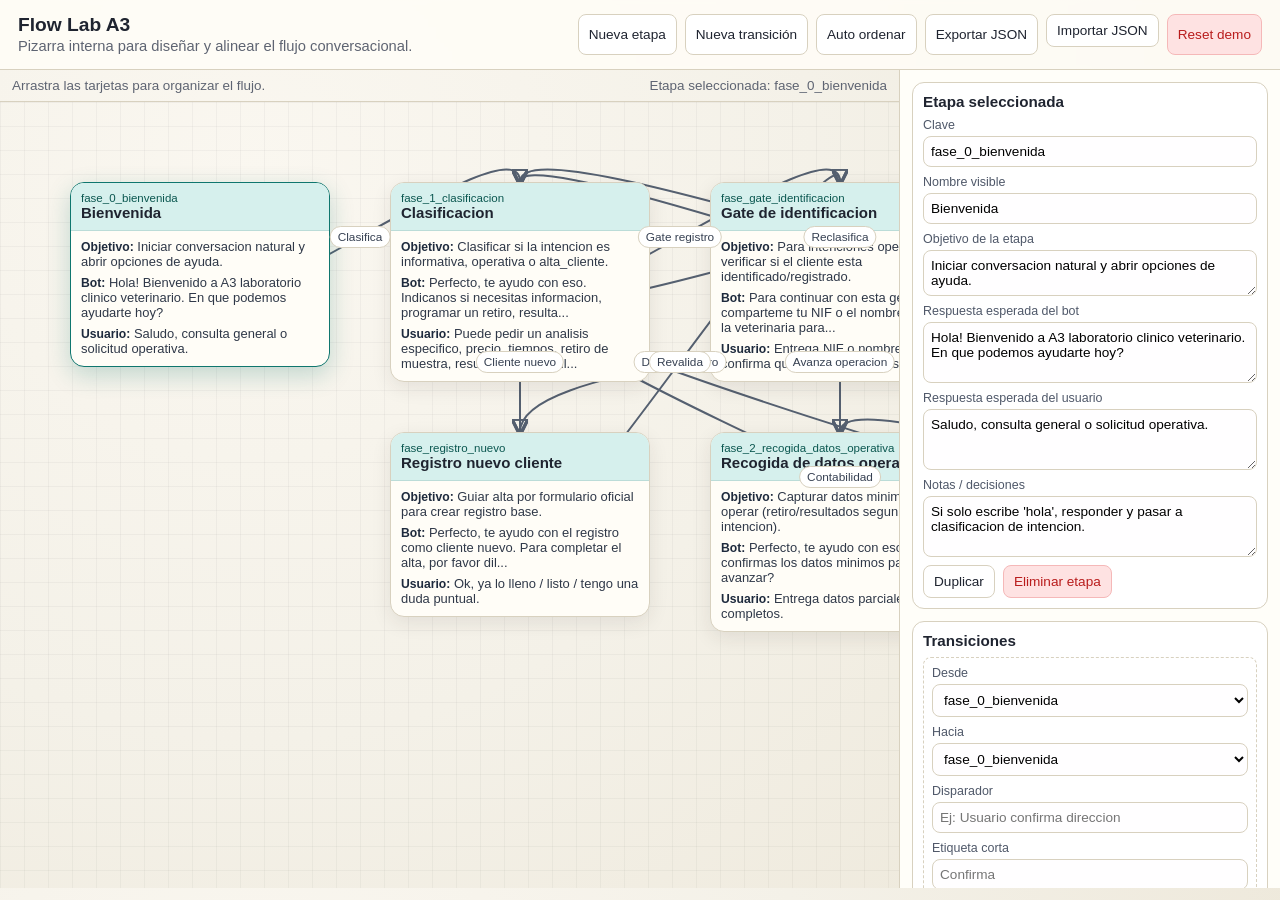
<file: INTERNO-EQUIPO/herramientas/3-multi-agentes-productividad/flow-lab/index.html>
<!doctype html>
<html lang="es">
  <head>
    <meta charset="utf-8" />
    <meta name="viewport" content="width=device-width, initial-scale=1" />
    <title>Flow Lab A3 - Pizarra Conversacional</title>
    <link rel="stylesheet" href="./styles.css" />
  </head>
  <body>
    <header class="topbar">
      <div>
        <h1>Flow Lab A3</h1>
        <p>Pizarra interna para diseñar y alinear el flujo conversacional.</p>
      </div>
      <div class="actions">
        <button id="btn-add-stage" type="button">Nueva etapa</button>
        <button id="btn-add-transition" type="button">Nueva transición</button>
        <button id="btn-layout" type="button">Auto ordenar</button>
        <button id="btn-export" type="button">Exportar JSON</button>
        <label class="file-input">
          Importar JSON
          <input id="import-file" type="file" accept="application/json" />
        </label>
        <button id="btn-reset" type="button" class="danger">Reset demo</button>
      </div>
    </header>

    <main class="layout">
      <section class="board-wrap">
        <div class="board-toolbar">
          <span>Arrastra las tarjetas para organizar el flujo.</span>
          <span id="selection-label">Sin etapa seleccionada</span>
        </div>
        <div id="board" class="board" aria-label="Pizarra de flujo">
          <svg id="edges" class="edges" aria-hidden="true">
            <defs>
              <marker
                id="arrow"
                viewBox="0 0 10 10"
                refX="8"
                refY="5"
                markerWidth="8"
                markerHeight="8"
                orient="auto-start-reverse"
              >
                <path d="M 0 0 L 10 5 L 0 10 z"></path>
              </marker>
            </defs>
          </svg>
        </div>
      </section>

      <aside class="side-panel">
        <section class="panel-block">
          <h2>Etapa seleccionada</h2>
          <div id="stage-empty" class="placeholder">Selecciona una tarjeta para editarla.</div>
          <form id="stage-form" class="hidden" autocomplete="off">
            <label>Clave
              <input id="stage-id" type="text" />
            </label>
            <label>Nombre visible
              <input id="stage-title" type="text" />
            </label>
            <label>Objetivo de la etapa
              <textarea id="stage-goal" rows="2"></textarea>
            </label>
            <label>Respuesta esperada del bot
              <textarea id="stage-bot" rows="3"></textarea>
            </label>
            <label>Respuesta esperada del usuario
              <textarea id="stage-user" rows="3"></textarea>
            </label>
            <label>Notas / decisiones
              <textarea id="stage-notes" rows="3"></textarea>
            </label>
            <div class="row-actions">
              <button id="btn-duplicate-stage" type="button">Duplicar</button>
              <button id="btn-delete-stage" type="button" class="danger">Eliminar etapa</button>
            </div>
          </form>
        </section>

        <section class="panel-block">
          <h2>Transiciones</h2>
          <div class="transition-editor">
            <label>Desde
              <select id="transition-from"></select>
            </label>
            <label>Hacia
              <select id="transition-to"></select>
            </label>
            <label>Disparador
              <input id="transition-trigger" type="text" placeholder="Ej: Usuario confirma direccion" />
            </label>
            <label>Etiqueta corta
              <input id="transition-label" type="text" placeholder="Confirma" />
            </label>
            <button id="btn-save-transition" type="button">Guardar transición</button>
          </div>
          <div id="transition-list" class="transition-list"></div>
        </section>

        <section class="panel-block">
          <h2>Texto para implementación</h2>
          <button id="btn-generate-spec" type="button">Generar borrador</button>
          <textarea id="spec-output" rows="10" readonly></textarea>
        </section>
      </aside>
    </main>

    <script src="./app.js"></script>
  </body>
</html>
</file>
<file: INTERNO-EQUIPO/herramientas/3-multi-agentes-productividad/flow-lab/styles.css>
:root {
  --bg: #f4f1e8;
  --panel: #fffdf7;
  --ink: #1f2430;
  --ink-soft: #5e6472;
  --line: #d8d1bf;
  --primary: #0f766e;
  --primary-soft: #d6f0ed;
  --danger: #b91c1c;
  --danger-soft: #fee2e2;
}

* {
  box-sizing: border-box;
}

body {
  margin: 0;
  font-family: "Segoe UI", "Trebuchet MS", sans-serif;
  color: var(--ink);
  background: radial-gradient(circle at 20% 20%, #faf7f0 0%, var(--bg) 45%, #ece6d7 100%);
}

.topbar {
  display: flex;
  justify-content: space-between;
  align-items: flex-start;
  gap: 12px;
  padding: 14px 18px;
  border-bottom: 1px solid var(--line);
  background: rgba(255, 253, 247, 0.85);
  backdrop-filter: blur(2px);
}

.topbar h1 {
  margin: 0;
  font-size: 1.2rem;
}

.topbar p {
  margin: 2px 0 0;
  font-size: 0.92rem;
  color: var(--ink-soft);
}

.actions {
  display: flex;
  flex-wrap: wrap;
  gap: 8px;
  justify-content: flex-end;
}

button,
.file-input {
  border: 1px solid var(--line);
  border-radius: 8px;
  background: #fff;
  color: var(--ink);
  font: inherit;
  font-size: 0.85rem;
  padding: 8px 10px;
  cursor: pointer;
}

button:hover,
.file-input:hover {
  border-color: var(--primary);
}

button.danger {
  border-color: #f5b8b8;
  background: var(--danger-soft);
  color: var(--danger);
}

.file-input input {
  display: none;
}

.layout {
  height: calc(100vh - 82px);
  display: grid;
  grid-template-columns: 1fr 380px;
}

.board-wrap {
  display: flex;
  flex-direction: column;
  border-right: 1px solid var(--line);
}

.board-toolbar {
  padding: 8px 12px;
  border-bottom: 1px solid var(--line);
  font-size: 0.84rem;
  color: var(--ink-soft);
  display: flex;
  justify-content: space-between;
}

.board {
  position: relative;
  flex: 1;
  overflow: auto;
  min-height: 640px;
  background-image: linear-gradient(to right, rgba(0, 0, 0, 0.035) 1px, transparent 1px),
    linear-gradient(to bottom, rgba(0, 0, 0, 0.035) 1px, transparent 1px);
  background-size: 24px 24px;
}

.edges {
  position: absolute;
  inset: 0;
  pointer-events: none;
}

.edges path {
  stroke: #556070;
  stroke-width: 2;
  fill: none;
  marker-end: url(#arrow);
}

.edge-label {
  position: absolute;
  transform: translate(-50%, -50%);
  background: #fff;
  border: 1px solid var(--line);
  border-radius: 999px;
  padding: 3px 7px;
  font-size: 0.74rem;
  color: #364052;
  white-space: nowrap;
}

.stage-card {
  position: absolute;
  width: 260px;
  border: 1px solid var(--line);
  border-radius: 14px;
  background: var(--panel);
  box-shadow: 0 6px 20px rgba(39, 38, 34, 0.09);
  overflow: hidden;
  cursor: grab;
}

.stage-card.selected {
  border-color: var(--primary);
  box-shadow: 0 8px 24px rgba(15, 118, 110, 0.24);
}

.stage-head {
  padding: 9px 10px;
  background: var(--primary-soft);
  border-bottom: 1px solid #bbdcd8;
}

.stage-id {
  font-size: 0.72rem;
  color: #0b5750;
}

.stage-title {
  font-size: 0.94rem;
  font-weight: 600;
}

.stage-content {
  padding: 8px 10px 10px;
  font-size: 0.81rem;
  color: #2f3848;
  display: grid;
  gap: 6px;
}

.stage-content strong {
  color: #1e2a3d;
  font-size: 0.76rem;
}

.side-panel {
  background: #fffef9;
  overflow: auto;
  padding: 12px;
  display: grid;
  gap: 12px;
}

.panel-block {
  background: #fff;
  border: 1px solid var(--line);
  border-radius: 12px;
  padding: 10px;
}

.panel-block h2 {
  margin: 0 0 8px;
  font-size: 0.95rem;
}

label {
  font-size: 0.78rem;
  color: #4f5869;
  display: grid;
  gap: 4px;
  margin-bottom: 8px;
}

input,
select,
textarea {
  width: 100%;
  border: 1px solid var(--line);
  border-radius: 8px;
  padding: 7px;
  font: inherit;
  font-size: 0.85rem;
  background: #fffeff;
}

textarea {
  resize: vertical;
}

.placeholder {
  color: var(--ink-soft);
  font-size: 0.84rem;
}

.hidden {
  display: none;
}

.row-actions {
  display: flex;
  gap: 8px;
}

.transition-editor {
  border: 1px dashed var(--line);
  border-radius: 8px;
  padding: 8px;
  margin-bottom: 8px;
}

.transition-list {
  display: grid;
  gap: 6px;
  max-height: 240px;
  overflow: auto;
}

.transition-item {
  border: 1px solid var(--line);
  border-radius: 8px;
  padding: 6px;
  font-size: 0.8rem;
  display: grid;
  gap: 4px;
}

.transition-head {
  display: flex;
  justify-content: space-between;
  gap: 8px;
}

.transition-item button {
  padding: 3px 8px;
  font-size: 0.72rem;
}

#spec-output {
  font-family: Consolas, "Courier New", monospace;
  font-size: 0.76rem;
}

@media (max-width: 1100px) {
  .layout {
    grid-template-columns: 1fr;
    grid-template-rows: 54vh 46vh;
  }

  .board-wrap {
    border-right: 0;
    border-bottom: 1px solid var(--line);
  }
}
</file>
